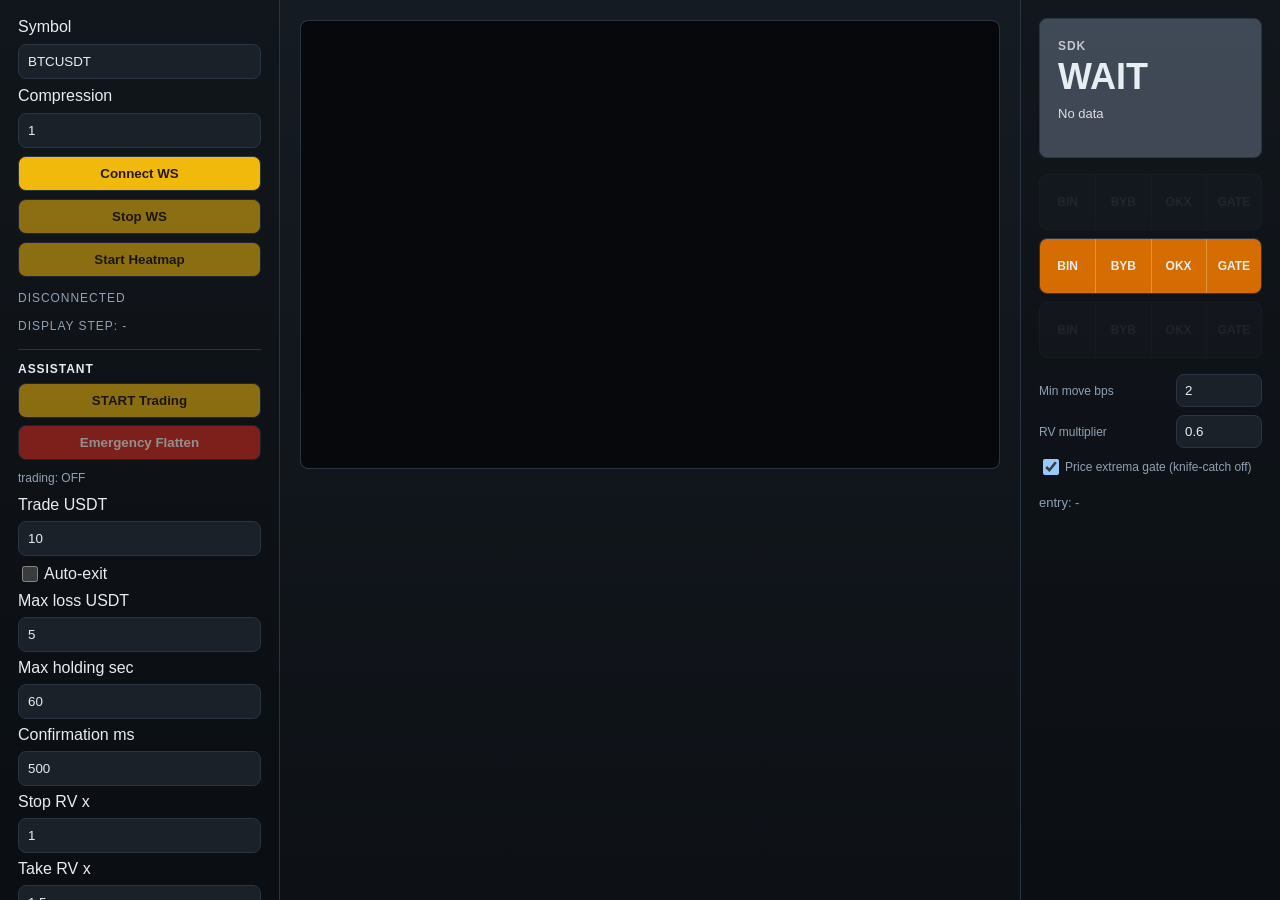
<file: static/index.html>
<!DOCTYPE html>
<html lang="en">
<head>
  <meta charset="UTF-8">
  <meta name="viewport" content="width=device-width, initial-scale=1.0">
  <title>Binance Live Heatmap</title>
  <link rel="stylesheet" href="/static/style.css">
</head>
<body>
  <main class="app-shell">
    <section class="controls">
      <label for="symbol">Symbol</label>
      <input id="symbol" value="BTCUSDT" autocomplete="off">
      <label for="compression">Compression</label>
      <input id="compression" type="number" min="1" step="1" value="1">
      <button id="connect-btn" type="button">Connect WS</button>
      <button id="stop-ws-btn" type="button" disabled>Stop WS</button>
      <button id="toggle-btn" type="button" disabled>Start Heatmap</button>
      <div id="status" class="status">disconnected</div>
      <div id="display-step" class="status">display step: -</div>
      <div class="assistant-panel" aria-label="Assistant">
        <div class="panel-title">Assistant</div>
        <button id="trading-toggle-btn" type="button" disabled>START Trading</button>
        <button id="emergency-flatten-btn" class="danger-button" type="button" disabled>
          Emergency Flatten
        </button>
        <div id="trading-status" class="assistant-line">trading: OFF</div>
        <label for="trade-notional">Trade USDT</label>
        <input id="trade-notional" type="number" min="0" step="0.1" value="10">
        <label class="check-row" for="auto-exit">
          <input id="auto-exit" type="checkbox">
          <span>Auto-exit</span>
        </label>
        <label for="max-loss">Max loss USDT</label>
        <input id="max-loss" type="number" min="0" step="0.1" value="5">
        <label for="max-holding">Max holding sec</label>
        <input id="max-holding" type="number" min="1" step="1" value="60">
        <label for="confirmation-ms">Confirmation ms</label>
        <input id="confirmation-ms" type="number" min="0" step="50" value="500">
        <label for="stop-rv-multiplier">Stop RV x</label>
        <input id="stop-rv-multiplier" type="number" min="0" step="0.1" value="1">
        <label for="take-rv-multiplier">Take RV x</label>
        <input id="take-rv-multiplier" type="number" min="0" step="0.1" value="1.5">
        <label class="check-row" for="opposite-exit">
          <input id="opposite-exit" type="checkbox" checked>
          <span>Opposite signal</span>
        </label>
        <label class="check-row" for="toxic-exit">
          <input id="toxic-exit" type="checkbox" checked>
          <span>Toxic VPIN</span>
        </label>
        <div id="assistant-status" class="assistant-line">assistant: -</div>
        <div id="entry-filter" class="assistant-line">entry: -</div>
        <div id="position-state" class="assistant-line">position: flat</div>
        <div id="exit-state" class="assistant-line">exit: -</div>
      </div>
    </section>
    <section class="viewport">
      <canvas id="heatmap" width="1200" height="768"></canvas>
      <canvas id="overlay" width="1200" height="768"></canvas>
    </section>
    <section class="signal-panel" aria-label="SDK Signal">
      <div id="signal-card" class="signal-card signal-wait">
        <div class="signal-kicker">SDK</div>
        <div id="signal-label" class="signal-label">WAIT</div>
        <div id="signal-reason" class="signal-reason">No data</div>
      </div>
      <div class="signal-lights" aria-label="Signal lights">
        <div id="buy-light" class="signal-light buy-light" data-signal-row="buy">
          <div class="exchange-half" data-exchange-half="binance"><span>BIN</span></div>
          <div class="exchange-half" data-exchange-half="bybit"><span>BYB</span></div>
          <div class="exchange-half" data-exchange-half="okx"><span>OKX</span></div>
          <div class="exchange-half" data-exchange-half="gate"><span>GATE</span></div>
        </div>
        <div id="wait-light" class="signal-light wait-light active" data-signal-row="wait">
          <div class="exchange-half active" data-exchange-half="binance"><span>BIN</span></div>
          <div class="exchange-half active" data-exchange-half="bybit"><span>BYB</span></div>
          <div class="exchange-half active" data-exchange-half="okx"><span>OKX</span></div>
          <div class="exchange-half active" data-exchange-half="gate"><span>GATE</span></div>
        </div>
        <div id="sell-light" class="signal-light sell-light" data-signal-row="sell">
          <div class="exchange-half" data-exchange-half="binance"><span>BIN</span></div>
          <div class="exchange-half" data-exchange-half="bybit"><span>BYB</span></div>
          <div class="exchange-half" data-exchange-half="okx"><span>OKX</span></div>
          <div class="exchange-half" data-exchange-half="gate"><span>GATE</span></div>
        </div>
      </div>
      <div class="signal-settings" aria-label="Absorption settings">
        <label for="min-excursion-bps">Min move bps</label>
        <input id="min-excursion-bps" type="number" min="0" step="0.1" value="2">
        <label for="rv-multiplier">RV multiplier</label>
        <input id="rv-multiplier" type="number" min="0" step="0.1" value="0.6">
        <label class="check-row signal-settings-check" for="require-extrema">
          <input id="require-extrema" type="checkbox" checked>
          <span>Price extrema gate (knife-catch off)</span>
        </label>
      </div>
      <div id="signal-detail" class="signal-detail">entry: -</div>
    </section>
  </main>
  <script type="module" src="/static/app.js"></script>
</body>
</html>
</file>
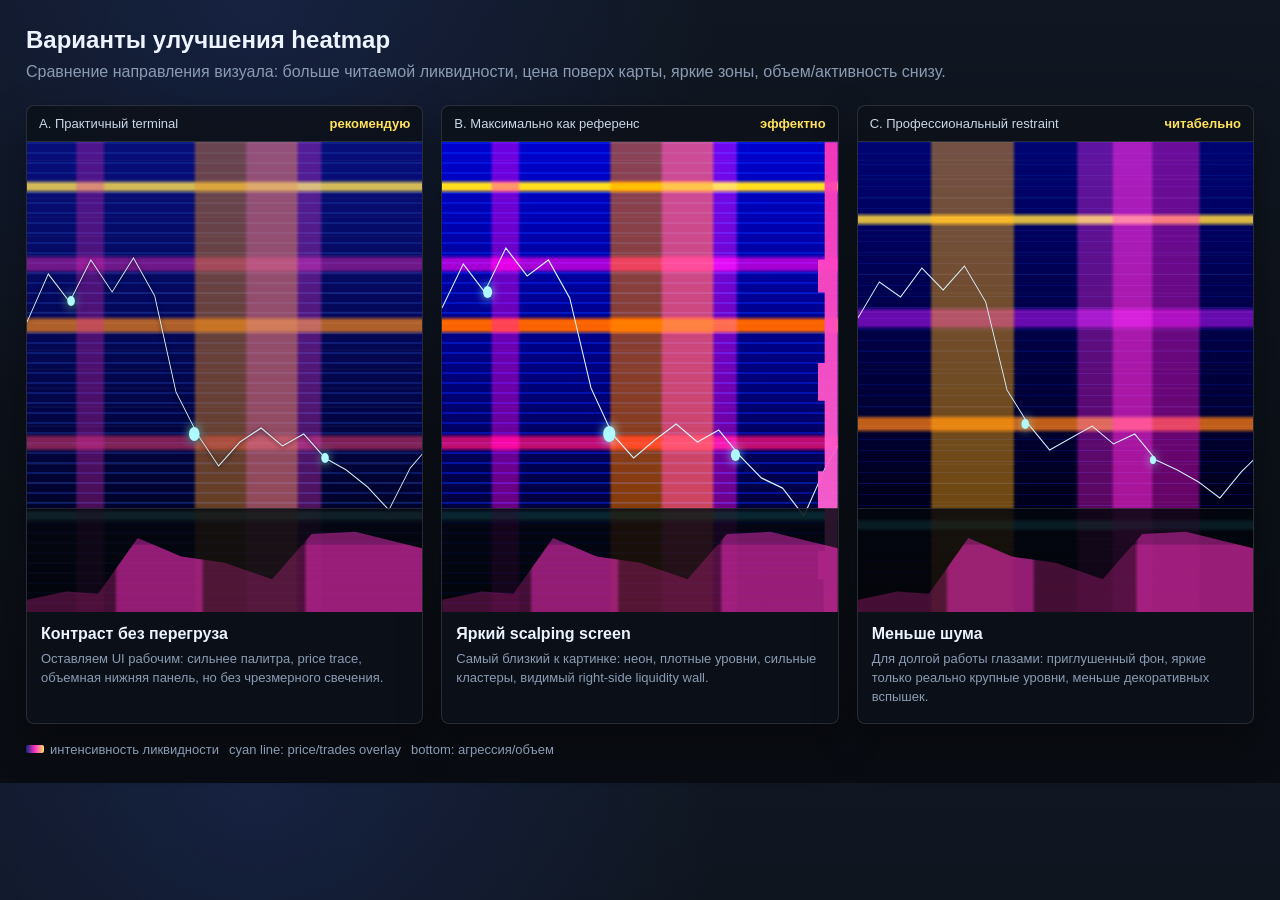
<file: .superpowers/brainstorm/heatmap-style-options.html>
<!DOCTYPE html>
<html lang="ru">
<head>
  <meta charset="UTF-8">
  <meta name="viewport" content="width=device-width, initial-scale=1.0">
  <title>Heatmap Style Options</title>
  <style>
    :root {
      color-scheme: dark;
      --bg: #090c12;
      --panel: #111722;
      --text: #edf4ff;
      --muted: #8a9bb2;
      --line: rgba(255, 255, 255, 0.12);
      --cyan: #72f7ff;
      --magenta: #ff30c8;
      --orange: #ff9b21;
      --yellow: #ffe15c;
      --green: #57f287;
      --red: #ff4c64;
    }
    * { box-sizing: border-box; }
    body {
      margin: 0;
      background:
        radial-gradient(circle at 20% 0%, rgba(58, 99, 255, 0.14), transparent 36%),
        linear-gradient(180deg, #101722 0%, var(--bg) 100%);
      color: var(--text);
      font-family: "Segoe UI", Arial, sans-serif;
    }
    main { padding: 26px; max-width: 1420px; margin: 0 auto; }
    h1 { margin: 0 0 6px; font-size: 24px; letter-spacing: 0; }
    p { color: var(--muted); margin: 0 0 22px; line-height: 1.45; }
    .grid { display: grid; grid-template-columns: repeat(3, 1fr); gap: 18px; }
    .card {
      border: 1px solid var(--line);
      background: rgba(12, 17, 26, 0.84);
      border-radius: 8px;
      overflow: hidden;
      box-shadow: 0 18px 40px rgba(0, 0, 0, 0.35);
    }
    .head {
      display: flex;
      justify-content: space-between;
      align-items: center;
      padding: 10px 12px;
      border-bottom: 1px solid var(--line);
      font-size: 13px;
      color: #c9d7e8;
    }
    .tag { color: var(--yellow); font-weight: 700; }
    .chart {
      position: relative;
      height: 470px;
      overflow: hidden;
      background: #050813;
    }
    .heat {
      position: absolute;
      inset: 0;
      background:
        linear-gradient(90deg, transparent 0 12%, rgba(255, 46, 200, 0.32) 13% 19%, transparent 20% 42%, rgba(255, 154, 33, 0.44) 43% 68%, transparent 69%),
        linear-gradient(180deg, transparent 0 8%, rgba(255, 225, 92, 0.9) 9% 10%, transparent 11% 24%, rgba(255, 48, 200, 0.48) 25% 27%, transparent 28% 37%, rgba(255, 139, 33, 0.76) 38% 40%, transparent 41% 62%, rgba(255, 65, 120, 0.55) 63% 65%, transparent 66% 78%, rgba(114, 247, 255, 0.72) 79% 80%, transparent 81%),
        repeating-linear-gradient(180deg, rgba(32, 65, 180, 0.45) 0 2px, transparent 2px 10px),
        linear-gradient(180deg, #11178e 0%, #0b0e52 58%, #070916 100%);
    }
    .heat::after {
      content: "";
      position: absolute;
      inset: 0;
      background:
        linear-gradient(90deg, transparent 0 55%, rgba(255, 48, 200, 0.52) 56% 74%, transparent 75%),
        repeating-linear-gradient(180deg, transparent 0 17px, rgba(255, 255, 255, 0.05) 18px 19px);
      opacity: 0.65;
      mix-blend-mode: screen;
    }
    .price {
      position: absolute;
      inset: 0;
    }
    .price svg { width: 100%; height: 100%; display: block; }
    .candle { stroke: #d6f7ff; stroke-width: 1.1; fill: none; }
    .trade-dot { fill: #aefaff; filter: drop-shadow(0 0 6px #9df7ff); }
    .wall {
      position: absolute;
      right: 0;
      top: 0;
      width: 20px;
      height: 100%;
      background: linear-gradient(180deg, #ff3ab8, #ff6bd8);
      clip-path: polygon(35% 0,100% 0,100% 100%,30% 100%,30% 93%,0 93%,0 87%,35% 87%,35% 78%,0 78%,0 70%,35% 70%,35% 55%,0 55%,0 47%,35% 47%,35% 32%,0 32%,0 25%,35% 25%);
      opacity: 0.95;
    }
    .volume {
      position: absolute;
      left: 0;
      right: 0;
      bottom: 0;
      height: 104px;
      background: rgba(4, 7, 13, 0.84);
      border-top: 1px solid rgba(255, 255, 255, 0.13);
    }
    .volume::before {
      content: "";
      position: absolute;
      inset: 0;
      background:
        linear-gradient(90deg, transparent 0 22%, rgba(255, 48, 200, 0.42) 23% 44%, transparent 45% 70%, rgba(255, 48, 200, 0.45) 71% 100%),
        linear-gradient(180deg, transparent 0 34%, rgba(255, 42, 170, 0.26) 35% 100%);
      clip-path: polygon(0 88%,10% 80%,18% 82%,28% 28%,39% 46%,50% 52%,62% 68%,72% 24%,83% 22%,100% 38%,100% 100%,0 100%);
    }
    .body { padding: 13px 14px 16px; }
    h2 { margin: 0 0 7px; font-size: 16px; }
    .body p { margin: 0; font-size: 13px; }
    .balanced .heat { filter: saturate(0.96) contrast(1.08); opacity: 0.88; }
    .balanced .price svg { filter: drop-shadow(0 1px 2px rgba(0,0,0,0.85)); }
    .reference .heat { filter: saturate(1.45) contrast(1.2); }
    .reference .candle { stroke-width: 1.35; }
    .pro .heat {
      background:
        linear-gradient(90deg, transparent 0 18%, rgba(255, 178, 39, 0.42) 19% 39%, transparent 40% 64%, rgba(255, 48, 200, 0.38) 65% 86%, transparent 87%),
        linear-gradient(180deg, transparent 0 15%, rgba(255, 217, 82, 0.78) 16% 17%, transparent 18% 35%, rgba(215, 48, 255, 0.45) 36% 39%, transparent 40% 58%, rgba(255, 141, 42, 0.68) 59% 61%, transparent 62% 80%, rgba(97, 244, 255, 0.54) 81% 82%, transparent 83%),
        repeating-linear-gradient(180deg, rgba(29, 52, 145, 0.35) 0 1px, transparent 1px 11px),
        linear-gradient(180deg, #0d176c 0%, #080d34 64%, #05070d 100%);
      filter: saturate(1.1) contrast(1.18);
    }
    .legend {
      display: flex;
      gap: 10px;
      margin-top: 18px;
      color: var(--muted);
      font-size: 13px;
    }
    .key { display: inline-flex; align-items: center; gap: 6px; }
    .swatch { width: 18px; height: 8px; border-radius: 2px; background: linear-gradient(90deg, #102878, #ff30c8, #ffe15c); }
    @media (max-width: 1100px) { .grid { grid-template-columns: 1fr; } }
  </style>
</head>
<body>
  <main>
    <h1>Варианты улучшения heatmap</h1>
    <p>Сравнение направления визуала: больше читаемой ликвидности, цена поверх карты, яркие зоны, объем/активность снизу.</p>
    <section class="grid">
      <article class="card balanced">
        <div class="head"><span>A. Практичный terminal</span><span class="tag">рекомендую</span></div>
        <div class="chart">
          <div class="heat"></div>
          <div class="price">
            <svg viewBox="0 0 520 470" preserveAspectRatio="none">
              <polyline class="candle" points="0,180 28,132 56,160 84,118 112,150 140,116 168,154 196,250 224,292 252,324 280,300 308,286 336,304 364,292 392,316 420,328 448,345 476,368 504,326 520,312"/>
              <circle class="trade-dot" cx="58" cy="159" r="5"/><circle class="trade-dot" cx="220" cy="292" r="7"/><circle class="trade-dot" cx="392" cy="316" r="5"/>
            </svg>
          </div>
          <div class="volume"></div>
        </div>
        <div class="body">
          <h2>Контраст без перегруза</h2>
          <p>Оставляем UI рабочим: сильнее палитра, price trace, объемная нижняя панель, но без чрезмерного свечения.</p>
        </div>
      </article>
      <article class="card reference">
        <div class="head"><span>B. Максимально как референс</span><span class="tag">эффектно</span></div>
        <div class="chart">
          <div class="heat"></div>
          <div class="price">
            <svg viewBox="0 0 520 470" preserveAspectRatio="none">
              <polyline class="candle" points="0,166 28,122 56,150 84,106 112,134 140,118 168,156 196,246 224,292 252,316 280,298 308,282 336,300 364,288 392,314 420,336 448,346 476,374 504,326 520,304"/>
              <circle class="trade-dot" cx="60" cy="150" r="6"/><circle class="trade-dot" cx="220" cy="292" r="8"/><circle class="trade-dot" cx="386" cy="313" r="6"/>
            </svg>
          </div>
          <div class="wall"></div>
          <div class="volume"></div>
        </div>
        <div class="body">
          <h2>Яркий scalping screen</h2>
          <p>Самый близкий к картинке: неон, плотные уровни, сильные кластеры, видимый right-side liquidity wall.</p>
        </div>
      </article>
      <article class="card pro">
        <div class="head"><span>C. Профессиональный restraint</span><span class="tag">читабельно</span></div>
        <div class="chart">
          <div class="heat"></div>
          <div class="price">
            <svg viewBox="0 0 520 470" preserveAspectRatio="none">
              <polyline class="candle" points="0,176 28,140 56,155 84,126 112,148 140,124 168,160 196,248 224,282 252,308 280,296 308,284 336,302 364,292 392,318 420,328 448,340 476,356 504,330 520,318"/>
              <circle class="trade-dot" cx="220" cy="282" r="5"/><circle class="trade-dot" cx="388" cy="318" r="4"/>
            </svg>
          </div>
          <div class="volume"></div>
        </div>
        <div class="body">
          <h2>Меньше шума</h2>
          <p>Для долгой работы глазами: приглушенный фон, яркие только реально крупные уровни, меньше декоративных вспышек.</p>
        </div>
      </article>
    </section>
    <div class="legend">
      <span class="key"><span class="swatch"></span>интенсивность ликвидности</span>
      <span class="key">cyan line: price/trades overlay</span>
      <span class="key">bottom: агрессия/объем</span>
    </div>
  </main>
</body>
</html>
</file>
<file: static/style.css>
:root {
  color-scheme: dark;
  --bg: #11151a;
  --panel: #1a2129;
  --text: #e7edf3;
  --muted: #90a1b3;
  --border: #293543;
  --accent: #f0b90b;
}

* {
  box-sizing: border-box;
}

body {
  margin: 0;
  font-family: "Segoe UI", sans-serif;
  background: linear-gradient(180deg, #151b22 0%, #0d1116 100%);
  color: var(--text);
}

.app-shell {
  min-height: 100vh;
  display: grid;
  grid-template-columns: 280px minmax(620px, 1fr) 260px;
}

.controls {
  max-height: 100vh;
  padding: 18px;
  border-right: 1px solid var(--border);
  background: rgba(0, 0, 0, 0.18);
  display: flex;
  flex-direction: column;
  gap: 8px;
  overflow-y: auto;
}

.controls input,
.controls button {
  width: 100%;
  padding: 9px;
  border-radius: 8px;
  border: 1px solid var(--border);
}

.controls input {
  background: var(--panel);
  color: var(--text);
}

.controls button {
  cursor: pointer;
  background: var(--accent);
  color: #231900;
  font-weight: 700;
}

.controls button:disabled {
  cursor: not-allowed;
  opacity: 0.55;
}

.controls .danger-button {
  background: #d92d20;
  color: #fff5f3;
}

.status {
  margin-top: 6px;
  color: var(--muted);
  text-transform: uppercase;
  letter-spacing: 0.08em;
  font-size: 12px;
}

.assistant-panel {
  margin-top: 8px;
  padding-top: 12px;
  border-top: 1px solid var(--border);
  display: flex;
  flex-direction: column;
  gap: 7px;
}

.panel-title {
  font-size: 12px;
  font-weight: 700;
  color: var(--text);
  text-transform: uppercase;
  letter-spacing: 0.08em;
}

.check-row {
  display: grid;
  grid-template-columns: 18px 1fr;
  gap: 8px;
  align-items: center;
}

.check-row input {
  width: 16px;
  height: 16px;
  padding: 0;
}

.assistant-line {
  min-height: 18px;
  padding: 3px 0;
  color: var(--muted);
  font-size: 12px;
  line-height: 1.35;
  overflow-wrap: anywhere;
}

.viewport {
  position: relative;
  overflow: hidden;
  display: flex;
  align-items: center;
  justify-content: center;
  padding: 20px;
}

#heatmap,
#overlay {
  position: absolute;
  top: 20px;
  left: 20px;
  max-width: calc(100vw - 580px);
  max-height: calc(100vh - 40px);
  border: 1px solid var(--border);
  border-radius: 8px;
}

.signal-panel {
  min-height: 100vh;
  padding: 18px;
  border-left: 1px solid var(--border);
  background: rgba(0, 0, 0, 0.16);
  display: flex;
  flex-direction: column;
  gap: 16px;
}

.signal-card {
  min-height: 140px;
  border: 1px solid var(--border);
  border-radius: 8px;
  display: flex;
  flex-direction: column;
  justify-content: center;
  padding: 14px 18px;
}

.signal-kicker {
  color: rgba(255, 255, 255, 0.7);
  font-size: 12px;
  font-weight: 700;
  text-transform: uppercase;
  letter-spacing: 0.08em;
}

.signal-label {
  margin-top: 6px;
  font-size: 36px;
  font-weight: 800;
  line-height: 1;
}

.signal-reason {
  margin-top: 10px;
  min-height: 32px;
  color: rgba(255, 255, 255, 0.82);
  font-size: 13px;
  line-height: 1.35;
  overflow-wrap: anywhere;
}

.signal-buy {
  background: rgba(22, 163, 74, 0.82);
}

.signal-sell {
  background: rgba(220, 38, 38, 0.82);
}

.signal-risk {
  background: rgba(217, 119, 6, 0.84);
}

.signal-wait {
  background: rgba(75, 85, 99, 0.8);
}

.signal-lights {
  display: grid;
  grid-template-columns: 1fr;
  gap: 8px;
}

.signal-light {
  height: 56px;
  border-radius: 8px;
  border: 1px solid var(--border);
  background: rgba(75, 85, 99, 0.22);
  display: grid;
  grid-template-columns: repeat(4, 1fr);
  overflow: hidden;
  opacity: 0.28;
  filter: saturate(0.55);
  font-size: 12px;
  font-weight: 800;
}

.signal-light.active {
  opacity: 1;
  filter: saturate(1.2);
}

.exchange-half {
  display: flex;
  align-items: center;
  justify-content: center;
  opacity: 0.24;
}

.exchange-half + .exchange-half {
  border-left: 1px solid rgba(255, 255, 255, 0.26);
}

.exchange-half.active {
  opacity: 1;
}

.exchange-half.off {
  opacity: 0.15;
}

.exchange-half.risk {
  background: rgba(217, 119, 6, 0.9);
}

.exchange-half[data-arrow]::after {
  content: attr(data-arrow);
  margin-left: 4px;
  font-size: 15px;
  font-weight: 900;
  line-height: 1;
}

.buy-light .exchange-half.active {
  background: rgba(22, 163, 74, 0.9);
}

.wait-light .exchange-half.active {
  background: rgba(217, 119, 6, 0.9);
}

.sell-light .exchange-half.active {
  background: rgba(220, 38, 38, 0.9);
}

.signal-detail {
  color: var(--muted);
  font-size: 13px;
  line-height: 1.4;
  overflow-wrap: anywhere;
  white-space: pre-line;
}

.signal-settings {
  display: grid;
  grid-template-columns: 1fr 86px;
  gap: 8px 10px;
  align-items: center;
}

.signal-settings label {
  color: var(--muted);
  font-size: 12px;
}

.signal-settings input {
  width: 100%;
  padding: 8px;
  border-radius: 8px;
  border: 1px solid var(--border);
  background: var(--panel);
  color: var(--text);
}

.signal-settings-check {
  grid-column: 1 / -1;
  color: var(--muted);
  font-size: 12px;
}

.signal-settings-check input {
  width: 16px;
  height: 16px;
  padding: 0;
}

#heatmap {
  z-index: 1;
  background: #06080b;
}

#overlay {
  z-index: 2;
  pointer-events: none;
  background: transparent;
}

@media (max-width: 900px) {
  .app-shell {
    grid-template-columns: 1fr;
    grid-template-rows: auto 1fr auto;
  }

  .controls {
    border-right: 0;
    border-bottom: 1px solid var(--border);
  }

  #heatmap,
  #overlay {
    max-width: calc(100vw - 24px);
  }

  .signal-panel {
    min-height: auto;
    border-left: 0;
    border-top: 1px solid var(--border);
  }
}
</file>
